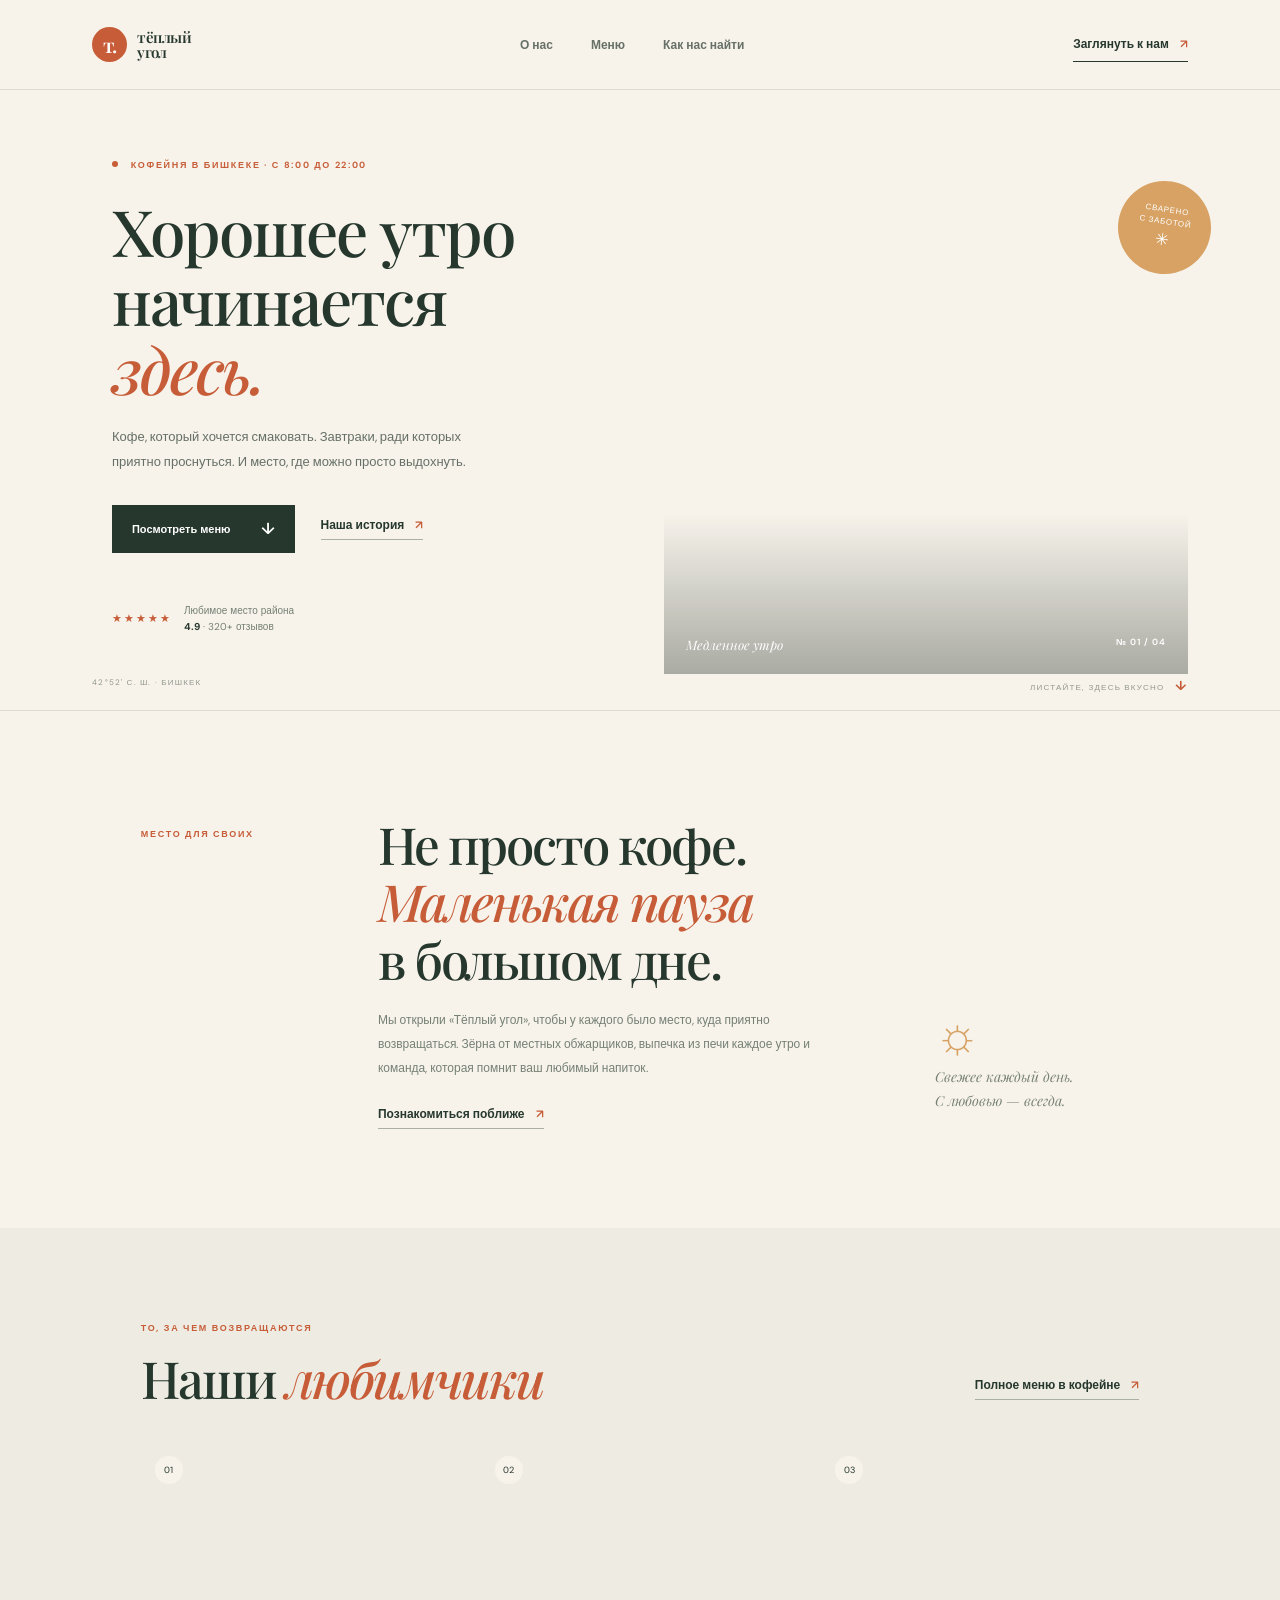
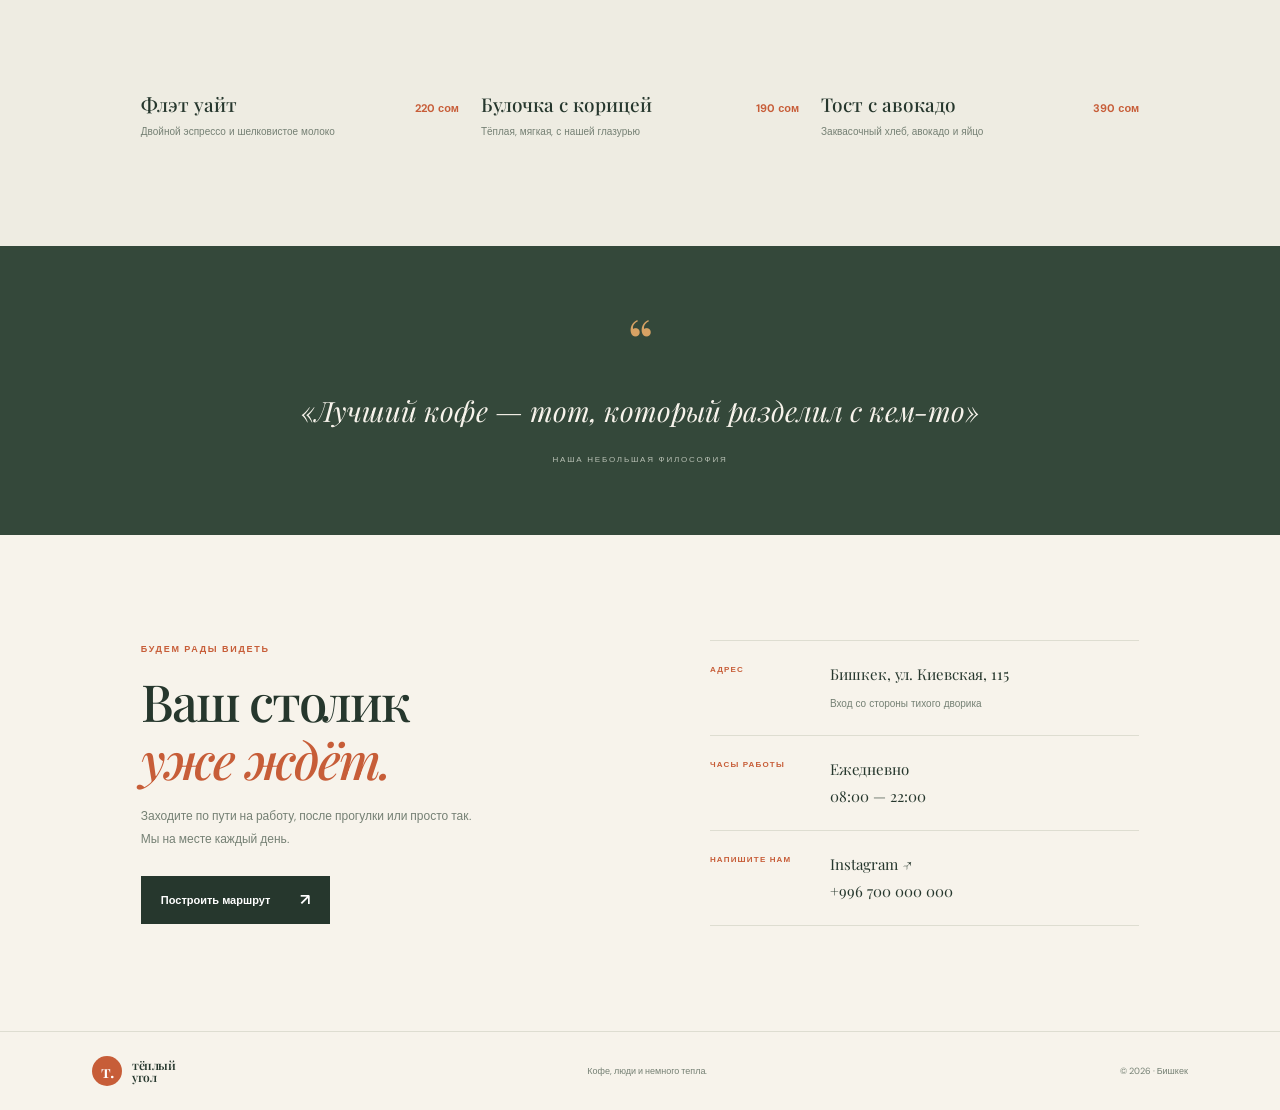
<file: index.html>
<!doctype html>
<html lang="ru">
<head>
  <meta charset="utf-8">
  <meta name="viewport" content="width=device-width, initial-scale=1">
  <meta name="theme-color" content="#f7f3eb">
  <meta name="description" content="Кофейня Тёплый угол — свежая выпечка, specialty кофе и уютные завтраки в Бишкеке.">
  <title>Тёплый угол — кофе и завтраки в Бишкеке</title>
  <link rel="preconnect" href="https://fonts.googleapis.com">
  <link rel="preconnect" href="https://fonts.gstatic.com" crossorigin>
  <link href="https://fonts.googleapis.com/css2?family=DM+Sans:wght@400;500;600;700&family=Playfair+Display:wght@500;600;700&display=swap" rel="stylesheet">
  <link rel="stylesheet" href="style.css">
</head>
<body>
  <header class="topbar">
    <a class="brand" href="#home" aria-label="Тёплый угол — на главную"><span class="brand-mark">т.</span><span>тёплый<br>угол</span></a>
    <nav aria-label="Основная навигация">
      <a href="#about">О нас</a><a href="#menu">Меню</a><a href="#visit">Как нас найти</a>
    </nav>
    <a class="top-cta" href="#visit">Заглянуть к нам <span>↗</span></a>
  </header>

  <main>
    <section class="hero" id="home">
      <div class="hero-copy">
        <p class="eyebrow"><span class="dot"></span> Кофейня в Бишкеке · с 8:00 до 22:00</p>
        <h1>Хорошее утро<br>начинается <em>здесь.</em></h1>
        <p class="hero-lead">Кофе, который хочется смаковать. Завтраки, ради которых приятно проснуться. И место, где можно просто выдохнуть.</p>
        <div class="hero-actions"><a class="button button-dark" href="#menu">Посмотреть меню <span>↓</span></a><a class="text-link" href="#about">Наша история <span>↗</span></a></div>
        <div class="hero-note"><span class="note-stars">★★★★★</span><span>Любимое место района<br><b>4.9</b> · 320+ отзывов</span></div>
      </div>
      <div class="hero-image" role="img" aria-label="Кофе и свежая выпечка на столе">
        <div class="image-label"><span>Медленное утро</span><b>№ 01 / 04</b></div>
        <div class="round-stamp"><span>сварено<br>с заботой</span><b>✳</b></div>
      </div>
      <div class="hero-bottom"><span>42°52' с. ш. · Бишкек</span><span>Листайте, здесь вкусно <b>↓</b></span></div>
    </section>

    <section class="intro section" id="about">
      <p class="eyebrow">Место для своих</p>
      <div><h2>Не просто кофе.<br><em>Маленькая пауза</em><br>в большом дне.</h2><p class="intro-text">Мы открыли «Тёплый угол», чтобы у каждого было место, куда приятно возвращаться. Зёрна от местных обжарщиков, выпечка из печи каждое утро и команда, которая помнит ваш любимый напиток.</p><a href="#visit" class="text-link">Познакомиться поближе <span>↗</span></a></div>
      <div class="intro-aside"><span class="scribble">☼</span><p>Свежее каждый день.<br>С любовью — всегда.</p></div>
    </section>

    <section class="menu-section section" id="menu">
      <div class="section-heading"><div><p class="eyebrow">То, за чем возвращаются</p><h2>Наши <em>любимчики</em></h2></div><a class="text-link" href="#visit">Полное меню в кофейне <span>↗</span></a></div>
      <div class="menu-grid">
        <article class="menu-card"><div class="menu-photo photo-latte"><span>01</span></div><div class="menu-meta"><h3>Флэт уайт</h3><span>220 сом</span></div><p>Двойной эспрессо и шелковистое молоко</p></article>
        <article class="menu-card"><div class="menu-photo photo-bun"><span>02</span></div><div class="menu-meta"><h3>Булочка с корицей</h3><span>190 сом</span></div><p>Тёплая, мягкая, с нашей глазурью</p></article>
        <article class="menu-card"><div class="menu-photo photo-toast"><span>03</span></div><div class="menu-meta"><h3>Тост с авокадо</h3><span>390 сом</span></div><p>Заквасочный хлеб, авокадо и яйцо</p></article>
      </div>
    </section>

    <section class="quote-band"><span class="quote-mark">“</span><blockquote>«Лучший кофе — тот, который разделил с кем-то»</blockquote><span class="quote-credit">НАША НЕБОЛЬШАЯ ФИЛОСОФИЯ</span></section>

    <section class="visit section" id="visit">
      <div class="visit-copy"><p class="eyebrow">Будем рады видеть</p><h2>Ваш столик<br><em>уже ждёт.</em></h2><p class="visit-lead">Заходите по пути на работу, после прогулки или просто так. Мы на месте каждый день.</p><a class="button button-dark" href="https://2gis.kg/bishkek" target="_blank" rel="noreferrer">Построить маршрут <span>↗</span></a></div>
      <div class="visit-details"><div><span>АДРЕС</span><p>Бишкек, ул. Киевская, 115<br><small>Вход со стороны тихого дворика</small></p></div><div><span>ЧАСЫ РАБОТЫ</span><p>Ежедневно<br>08:00 — 22:00</p></div><div><span>НАПИШИТЕ НАМ</span><p><a href="https://instagram.com/" target="_blank" rel="noreferrer">Instagram ↗</a><br><a href="tel:+996700000000">+996 700 000 000</a></p></div></div>
    </section>
  </main>
  <footer><a class="brand" href="#home"><span class="brand-mark">т.</span><span>тёплый<br>угол</span></a><span>Кофе, люди и немного тепла.</span><span>© 2026 · Бишкек</span></footer>
</body>
</html>
</file>
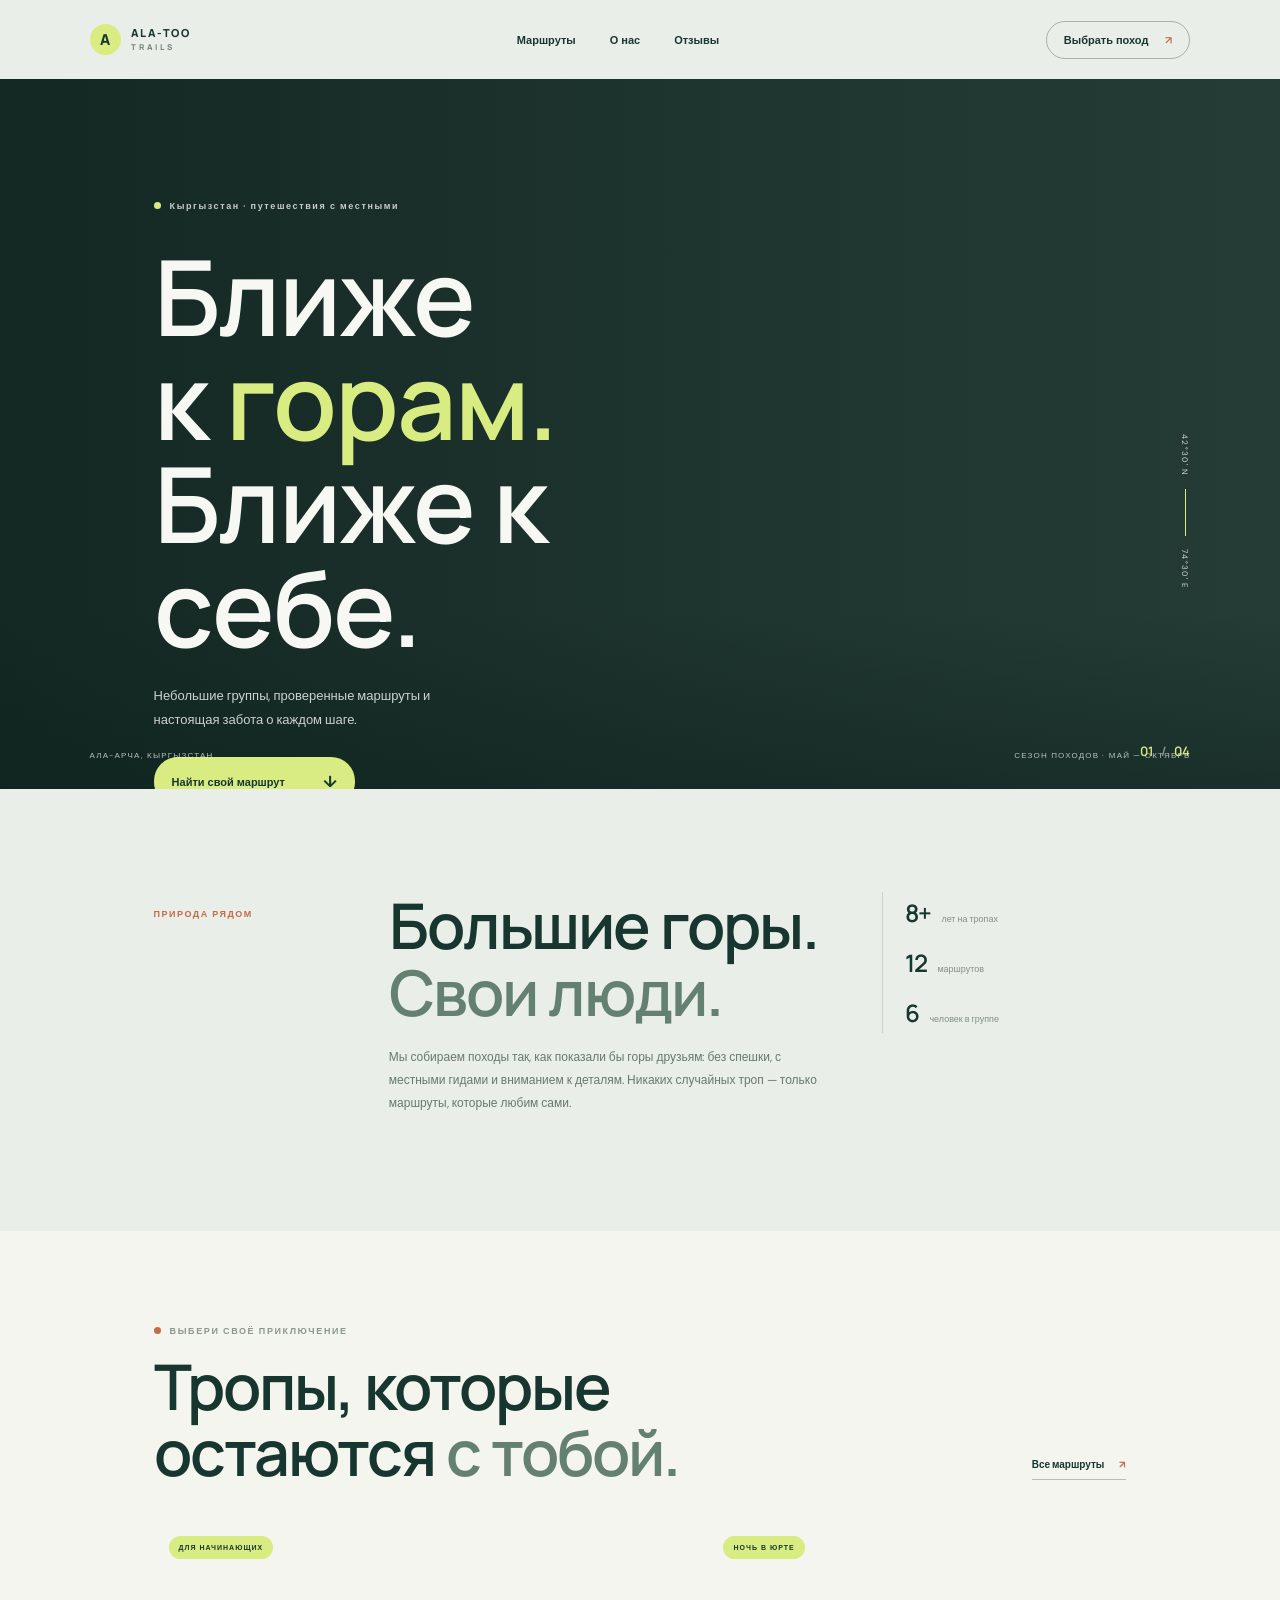
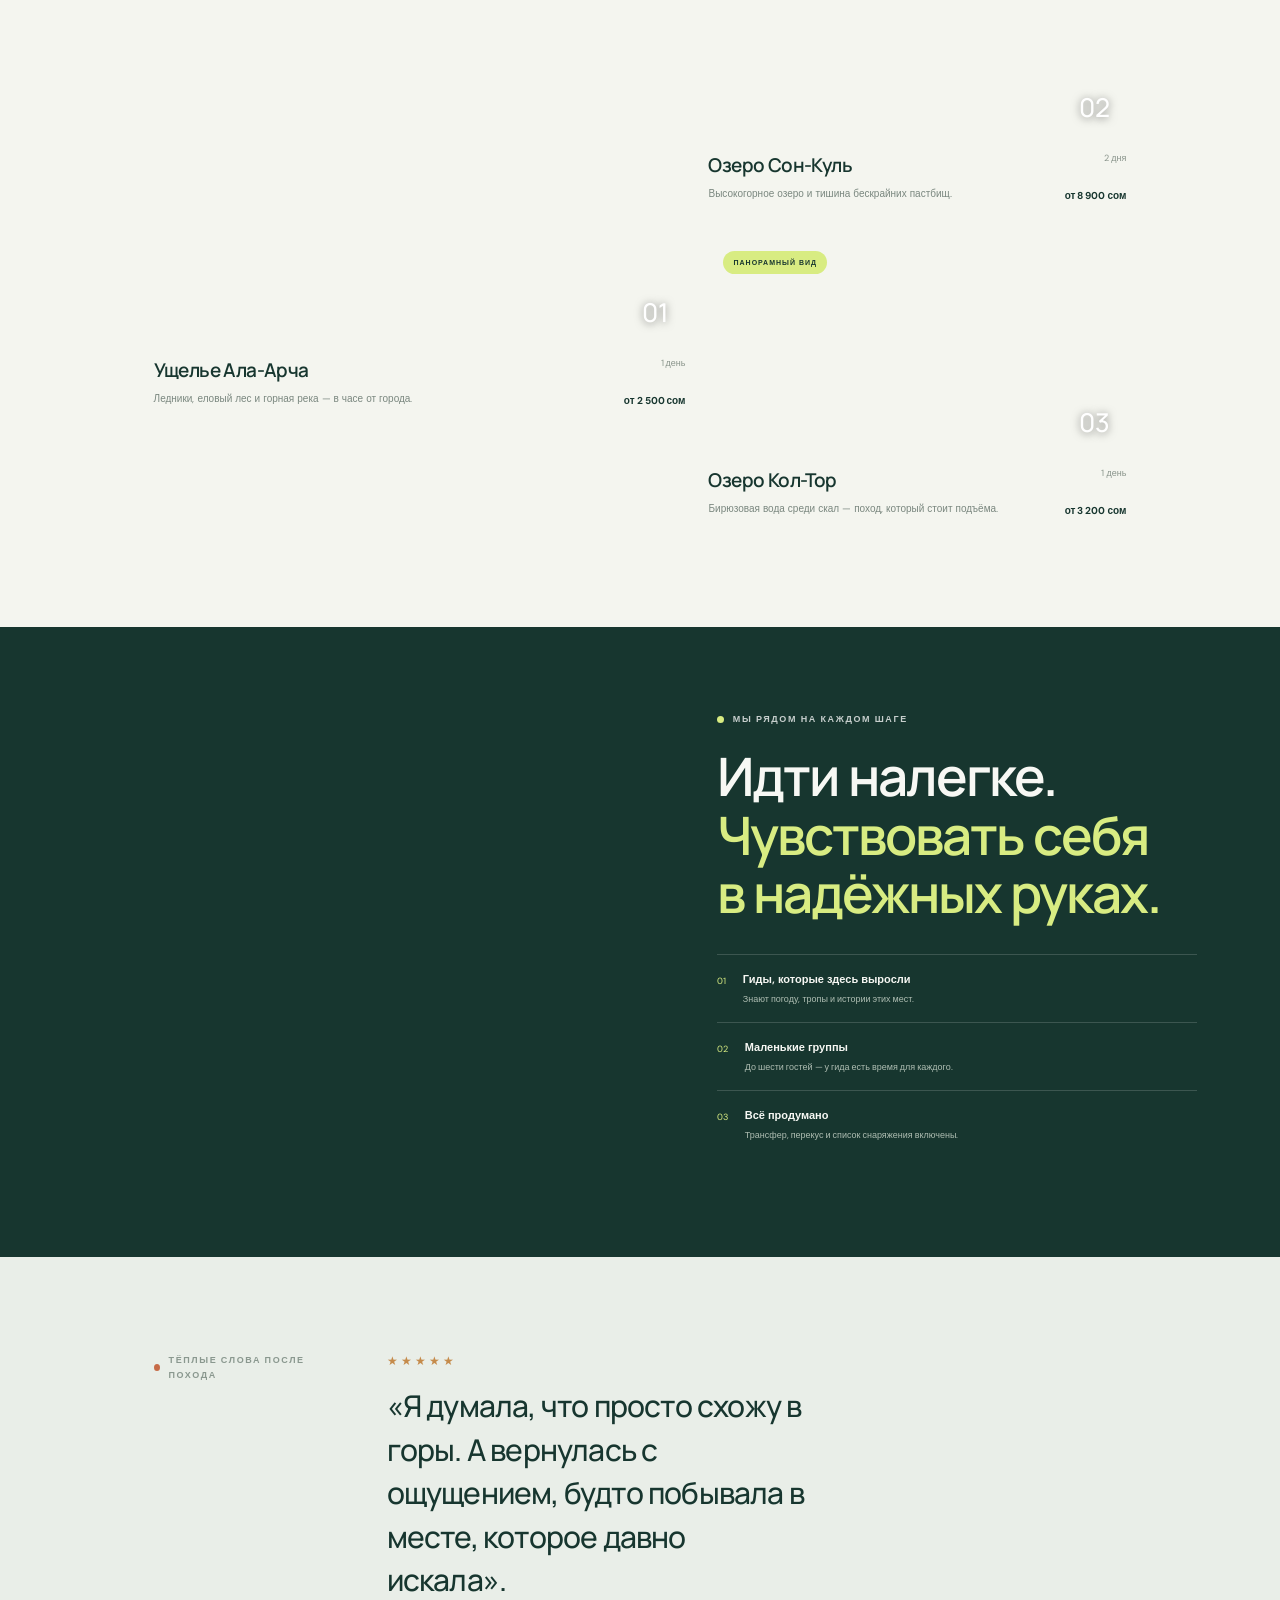
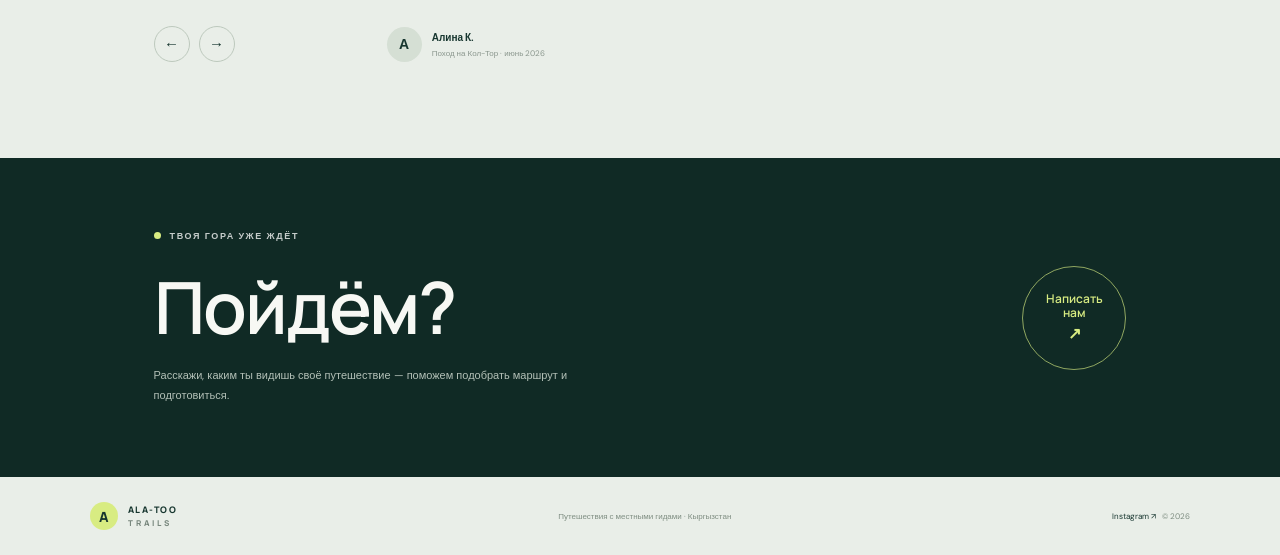
<file: ala-too/index.html>
<!doctype html>
<html lang="ru">
<head>
  <meta charset="utf-8">
  <meta name="viewport" content="width=device-width, initial-scale=1">
  <meta name="theme-color" content="#e9eee8">
  <meta name="description" content="Ala-Too Trails — прогулки и походы по горам Кыргызстана с местными гидами.">
  <title>Ala-Too Trails — ближе к горам Кыргызстана</title>
  <link rel="preconnect" href="https://fonts.googleapis.com">
  <link rel="preconnect" href="https://fonts.gstatic.com" crossorigin>
  <link href="https://fonts.googleapis.com/css2?family=DM+Sans:wght@400;500;600;700&family=Manrope:wght@400;500;600;700;800&display=swap" rel="stylesheet">
  <link rel="stylesheet" href="style.css">
</head>
<body>
  <header class="header"><a class="logo" href="#top"><span class="logo-mark">A</span><span>ALA-TOO <small>TRAILS</small></span></a><nav><a href="#routes">Маршруты</a><a href="#about">О нас</a><a href="#reviews">Отзывы</a></nav><a class="header-cta" href="#booking">Выбрать поход <span>↗</span></a></header>
  <main id="top">
    <section class="hero"><div class="hero-photo" aria-label="Горный пейзаж Кыргызстана"></div><div class="hero-shade"></div><div class="hero-content"><div class="eyebrow light"><span></span> Кыргызстан · путешествия с местными</div><h1>Ближе<br>к <em>горам.</em><br>Ближе к себе.</h1><p>Небольшие группы, проверенные маршруты и настоящая забота о каждом шаге.</p><a class="pill-button" href="#routes">Найти свой маршрут <b>↓</b></a></div><div class="hero-side"><span>42°30' N</span><i></i><span>74°30' E</span></div><div class="hero-caption"><span>Ала-Арча, Кыргызстан</span><span>Сезон походов · май — октябрь</span></div><div class="hero-index">01 <span>/</span> 04</div></section>
    <section class="intro section" id="about"><div class="intro-kicker">ПРИРОДА РЯДОМ</div><div class="intro-main"><h2>Большие горы.<br><em>Свои люди.</em></h2><p>Мы собираем походы так, как показали бы горы друзьям: без спешки, с местными гидами и вниманием к деталям. Никаких случайных троп — только маршруты, которые любим сами.</p></div><div class="intro-facts"><div><strong>8+</strong><span>лет на тропах</span></div><div><strong>12</strong><span>маршрутов</span></div><div><strong>6</strong><span>человек в группе</span></div></div></section>
    <section class="routes section" id="routes"><div class="section-top"><div><div class="eyebrow"><span></span> ВЫБЕРИ СВОЁ ПРИКЛЮЧЕНИЕ</div><h2>Тропы, которые<br>остаются <em>с тобой.</em></h2></div><a class="all-routes" href="#booking">Все маршруты <span>↗</span></a></div><div class="route-grid"><article class="route-card route-large"><div class="route-image img-archa"><span class="tag">ДЛЯ НАЧИНАЮЩИХ</span><span class="route-number">01</span></div><div class="route-info"><div><h3>Ущелье Ала-Арча</h3><p>Ледники, еловый лес и горная река — в часе от города.</p></div><div class="route-meta"><span>1 день</span><b>от 2 500 сом</b></div></div></article><article class="route-card"><div class="route-image img-kol"><span class="tag">НОЧЬ В ЮРТЕ</span><span class="route-number">02</span></div><div class="route-info"><div><h3>Озеро Сон-Куль</h3><p>Высокогорное озеро и тишина бескрайних пастбищ.</p></div><div class="route-meta"><span>2 дня</span><b>от 8 900 сом</b></div></div></article><article class="route-card"><div class="route-image img-koltor"><span class="tag">ПАНОРАМНЫЙ ВИД</span><span class="route-number">03</span></div><div class="route-info"><div><h3>Озеро Кол-Тор</h3><p>Бирюзовая вода среди скал — поход, который стоит подъёма.</p></div><div class="route-meta"><span>1 день</span><b>от 3 200 сом</b></div></div></article></div></section>
    <section class="promise"><div class="promise-image"></div><div class="promise-copy"><div class="eyebrow light"><span></span> МЫ РЯДОМ НА КАЖДОМ ШАГЕ</div><h2>Идти налегке.<br><em>Чувствовать себя<br>в надёжных руках.</em></h2><ul><li><span>01</span><div><b>Гиды, которые здесь выросли</b><small>Знают погоду, тропы и истории этих мест.</small></div></li><li><span>02</span><div><b>Маленькие группы</b><small>До шести гостей — у гида есть время для каждого.</small></div></li><li><span>03</span><div><b>Всё продумано</b><small>Трансфер, перекус и список снаряжения включены.</small></div></li></ul></div></section>
    <section class="review section" id="reviews"><div class="review-label"><div class="eyebrow"><span></span> ТЁПЛЫЕ СЛОВА ПОСЛЕ ПОХОДА</div><div class="review-arrows"><button aria-label="Предыдущий отзыв">←</button><button aria-label="Следующий отзыв">→</button></div></div><div class="review-body"><div class="stars">★★★★★</div><blockquote>«Я думала, что просто схожу в горы. А вернулась с ощущением, будто побывала в месте, которое давно искала».</blockquote><div class="review-author"><span class="avatar">А</span><span><b>Алина К.</b><small>Поход на Кол-Тор · июнь 2026</small></span></div></div><div class="review-photo"></div></section>
    <section class="booking" id="booking"><div class="booking-text"><div class="eyebrow light"><span></span> ТВОЯ ГОРА УЖЕ ЖДЁТ</div><h2>Пойдём?</h2><p>Расскажи, каким ты видишь своё путешествие — поможем подобрать маршрут и подготовиться.</p></div><a class="round-link" href="https://wa.me/996700000000" target="_blank" rel="noreferrer">Написать<br>нам <b>↗</b></a></section>
  </main>
  <footer><a class="logo footer-logo" href="#top"><span class="logo-mark">A</span><span>ALA-TOO <small>TRAILS</small></span></a><span>Путешествия с местными гидами · Кыргызстан</span><span><a href="https://instagram.com/" target="_blank" rel="noreferrer">Instagram ↗</a> &nbsp; © 2026</span></footer>
</body>
</html>
</file>
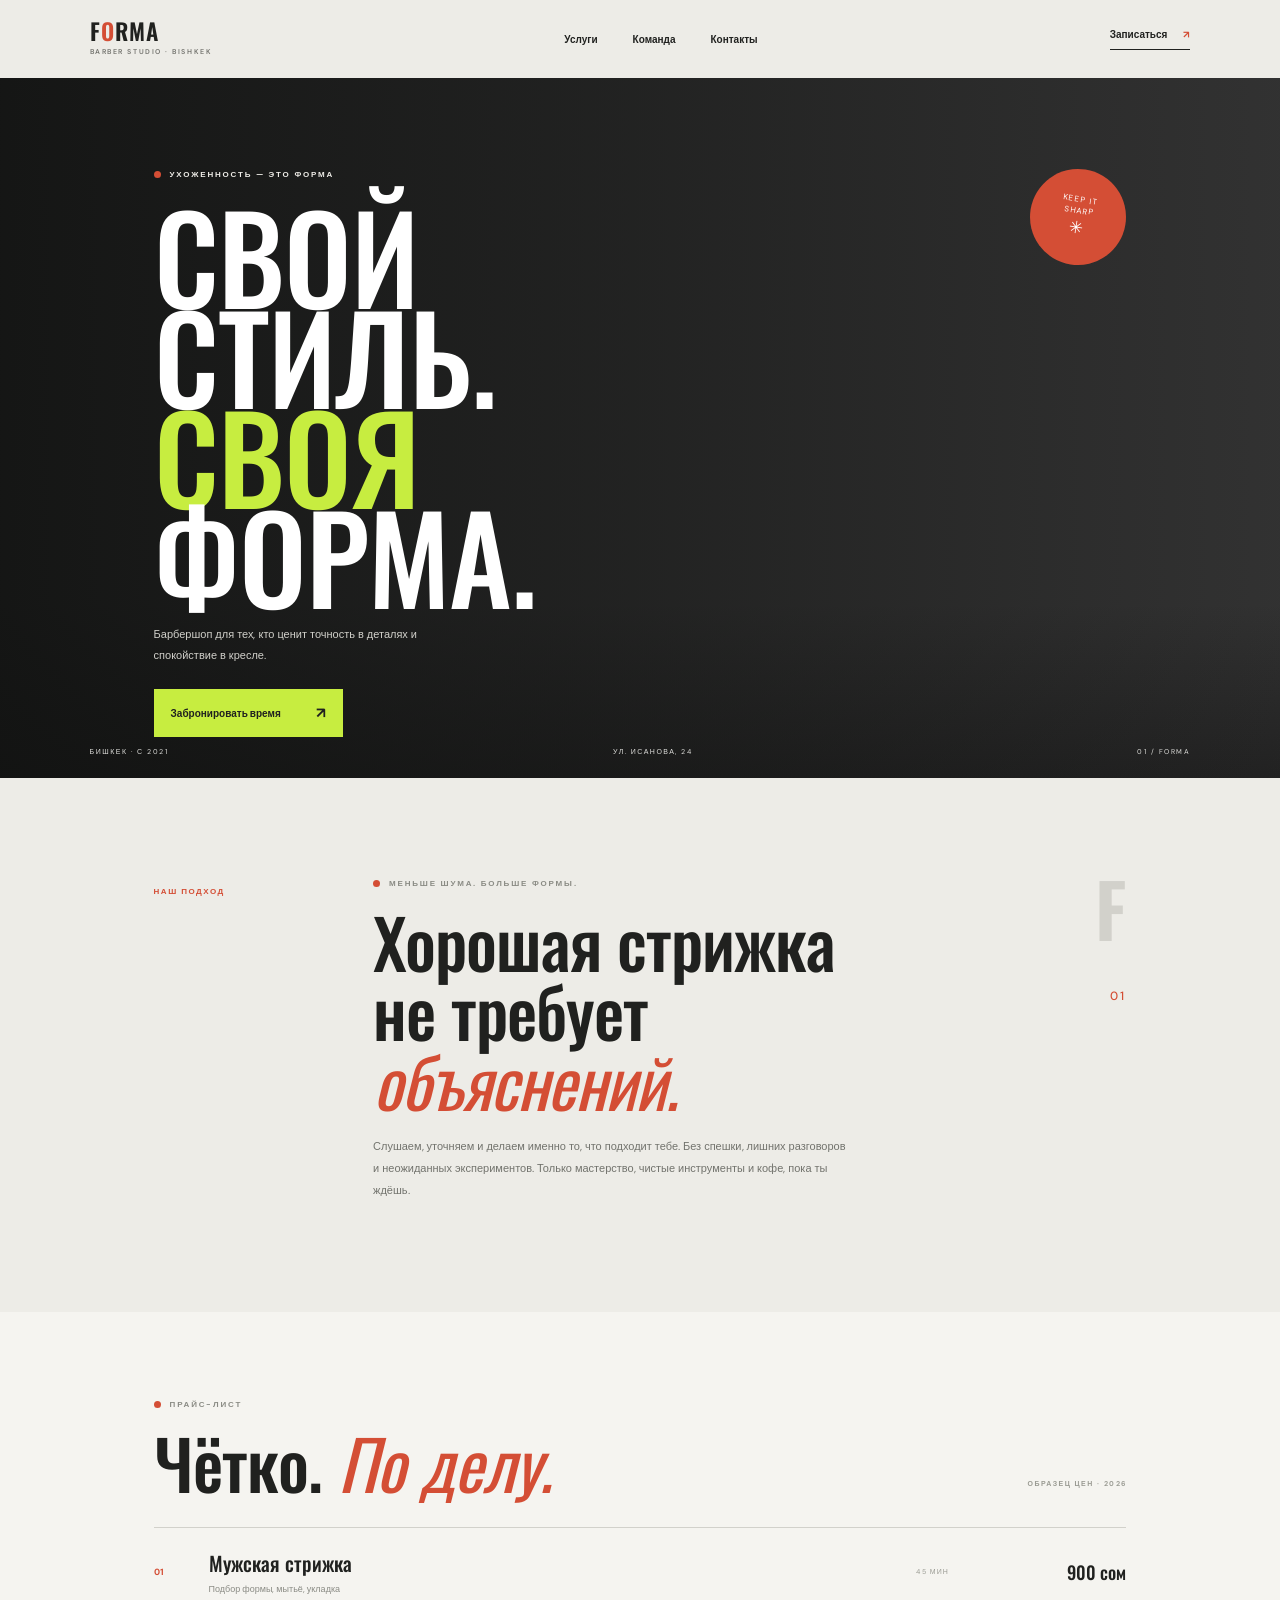
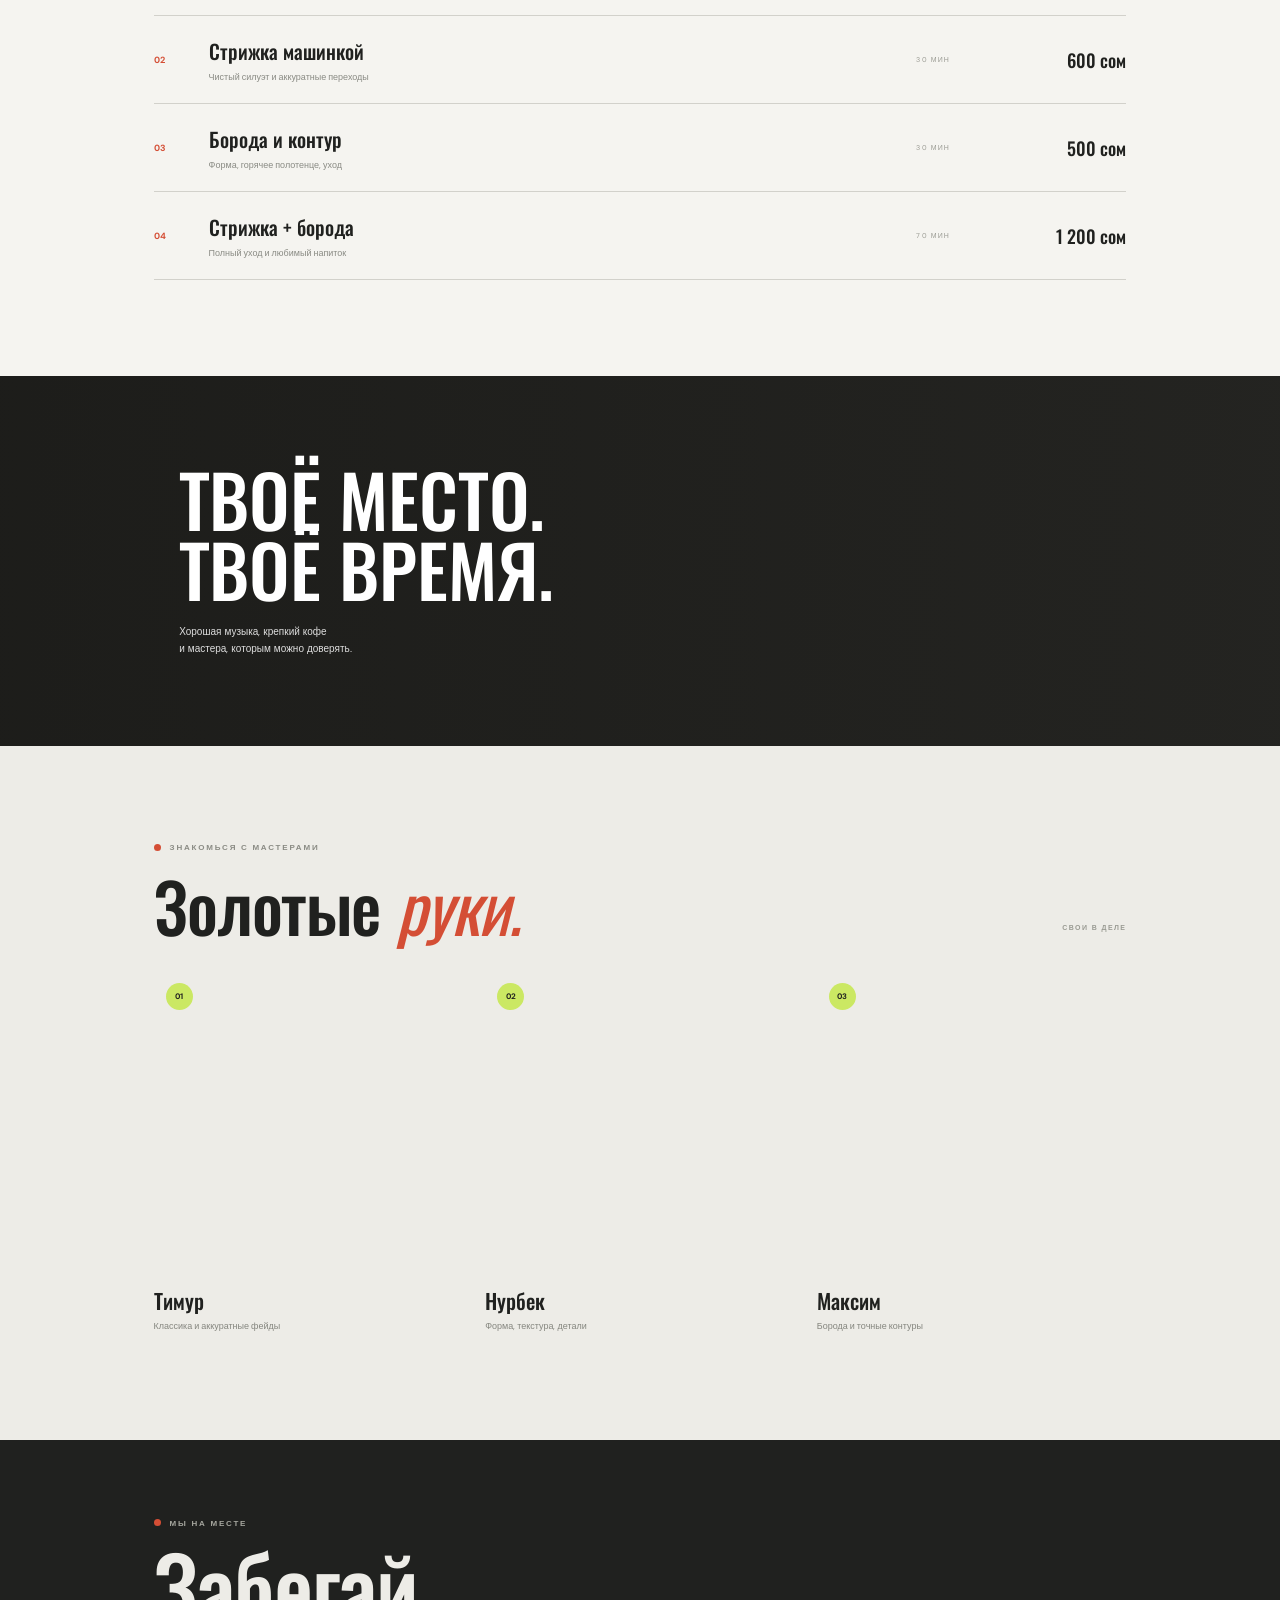
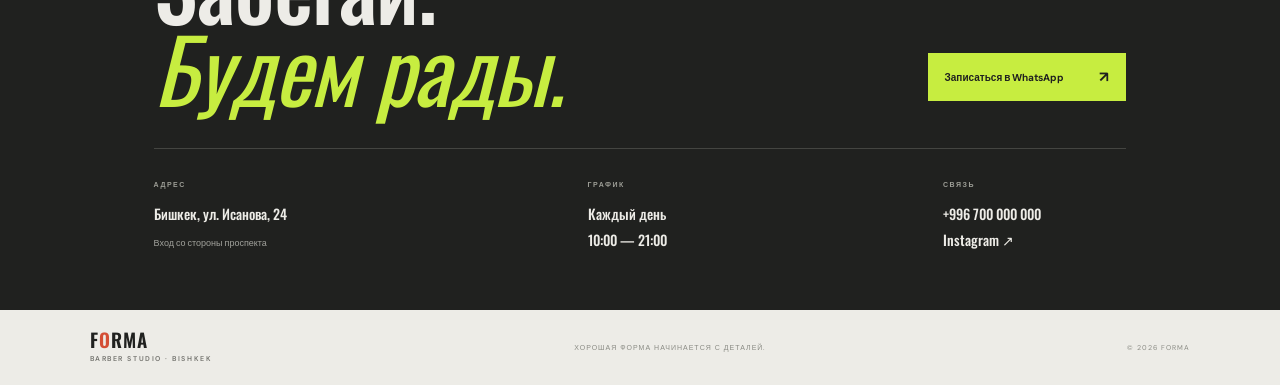
<file: forma/index.html>
<!doctype html>
<html lang="ru">
<head>
  <meta charset="utf-8"><meta name="viewport" content="width=device-width, initial-scale=1"><meta name="theme-color" content="#edece7">
  <meta name="description" content="FORMA — барбершоп в Бишкеке. Точный срез, честный сервис и хорошая музыка.">
  <title>FORMA — барбершоп в Бишкеке</title>
  <link rel="preconnect" href="https://fonts.googleapis.com"><link rel="preconnect" href="https://fonts.gstatic.com" crossorigin>
  <link href="https://fonts.googleapis.com/css2?family=DM+Sans:wght@400;500;600;700&family=Oswald:wght@400;500;600;700&display=swap" rel="stylesheet"><link rel="stylesheet" href="style.css">
</head>
<body>
<header class="header"><a class="wordmark" href="#top">F<span>O</span>RMA<small>BARBER STUDIO · BISHKEK</small></a><nav><a href="#services">Услуги</a><a href="#team">Команда</a><a href="#contacts">Контакты</a></nav><a class="book-link" href="#contacts">Записаться <b>↗</b></a></header>
<main id="top">
<section class="hero"><div class="hero-picture"></div><div class="hero-overlay"></div><div class="hero-copy"><div class="eyebrow"><i></i> УХОЖЕННОСТЬ — ЭТО ФОРМА</div><h1>СВОЙ<br>СТИЛЬ.<br><span>СВОЯ</span><br>ФОРМА.</h1><p>Барбершоп для тех, кто ценит точность в деталях и спокойствие в кресле.</p><a class="hero-button" href="#contacts">Забронировать время <span>↗</span></a></div><div class="hero-stamp"><span>KEEP IT<br>SHARP</span><b>✳</b></div><div class="hero-foot"><span>БИШКЕК · С 2021</span><span>УЛ. ИСАНОВА, 24</span><span>01 / FORMA</span></div></section>
<section class="manifesto section"><div class="side-label">НАШ ПОДХОД</div><div><p class="eyebrow dark"><i></i> МЕНЬШЕ ШУМА. БОЛЬШЕ ФОРМЫ.</p><h2>Хорошая стрижка<br>не требует <em>объяснений.</em></h2><p class="manifesto-text">Слушаем, уточняем и делаем именно то, что подходит тебе. Без спешки, лишних разговоров и неожиданных экспериментов. Только мастерство, чистые инструменты и кофе, пока ты ждёшь.</p></div><div class="manifesto-number">F<br><span>01</span></div></section>
<section class="services section" id="services"><div class="section-head"><div><p class="eyebrow dark"><i></i> ПРАЙС-ЛИСТ</p><h2>Чётко. <em>По делу.</em></h2></div><span class="updated">ОБРАЗЕЦ ЦЕН · 2026</span></div><div class="service-list"><div class="service-row"><span class="service-no">01</span><div><h3>Мужская стрижка</h3><p>Подбор формы, мытьё, укладка</p></div><span class="duration">45 МИН</span><b>900 сом</b></div><div class="service-row"><span class="service-no">02</span><div><h3>Стрижка машинкой</h3><p>Чистый силуэт и аккуратные переходы</p></div><span class="duration">30 МИН</span><b>600 сом</b></div><div class="service-row"><span class="service-no">03</span><div><h3>Борода и контур</h3><p>Форма, горячее полотенце, уход</p></div><span class="duration">30 МИН</span><b>500 сом</b></div><div class="service-row"><span class="service-no">04</span><div><h3>Стрижка + борода</h3><p>Полный уход и любимый напиток</p></div><span class="duration">70 МИН</span><b>1 200 сом</b></div></div></section>
<section class="photo-band"><div class="photo-band-image"></div><div class="photo-band-copy"><span>ТВОЁ МЕСТО.<br>ТВОЁ ВРЕМЯ.</span><p>Хорошая музыка, крепкий кофе<br>и мастера, которым можно доверять.</p></div></section>
<section class="team section" id="team"><div class="section-head"><div><p class="eyebrow dark"><i></i> ЗНАКОМЬСЯ С МАСТЕРАМИ</p><h2>Золотые <em>руки.</em></h2></div><span class="updated">СВОИ В ДЕЛЕ</span></div><div class="team-grid"><article><div class="portrait portrait-1"><span>01</span></div><h3>Тимур</h3><p>Классика и аккуратные фейды</p></article><article><div class="portrait portrait-2"><span>02</span></div><h3>Нурбек</h3><p>Форма, текстура, детали</p></article><article><div class="portrait portrait-3"><span>03</span></div><h3>Максим</h3><p>Борода и точные контуры</p></article></div></section>
<section class="contact" id="contacts"><div class="contact-top"><div><p class="eyebrow"><i></i> МЫ НА МЕСТЕ</p><h2>Забегай.<br><em>Будем рады.</em></h2></div><a class="contact-button" href="https://wa.me/996700000000" target="_blank" rel="noreferrer">Записаться в WhatsApp <b>↗</b></a></div><div class="contact-details"><div><span>АДРЕС</span><p>Бишкек, ул. Исанова, 24<br><small>Вход со стороны проспекта</small></p></div><div><span>ГРАФИК</span><p>Каждый день<br>10:00 — 21:00</p></div><div><span>СВЯЗЬ</span><p><a href="tel:+996700000000">+996 700 000 000</a><br><a href="https://instagram.com/" target="_blank" rel="noreferrer">Instagram ↗</a></p></div></div></section>
</main><footer><a class="wordmark" href="#top">F<span>O</span>RMA<small>BARBER STUDIO · BISHKEK</small></a><span>ХОРОШАЯ ФОРМА НАЧИНАЕТСЯ С ДЕТАЛЕЙ.</span><span>© 2026 FORMA</span></footer>
</body></html>
</file>
<file: style.css>
:root{--paper:#f7f3eb;--ink:#26372d;--muted:#758074;--orange:#c75d38;--line:#deddd1;--serif:'Playfair Display',Georgia,serif;--sans:'DM Sans',Arial,sans-serif}*{box-sizing:border-box}html{scroll-behavior:smooth}body{margin:0;background:var(--paper);color:var(--ink);font-family:var(--sans);font-size:15px}.topbar{height:90px;padding:0 7.2%;display:flex;align-items:center;justify-content:space-between;border-bottom:1px solid var(--line)}.brand{display:flex;align-items:center;gap:10px;text-decoration:none;color:var(--ink);font:600 15px/1 var(--serif);letter-spacing:-.5px}.brand-mark{width:35px;height:35px;border-radius:50%;background:var(--orange);display:grid;place-items:center;color:#fff;font:600 20px var(--serif)}nav{display:flex;gap:38px}nav a,.top-cta,.text-link{color:var(--ink);text-decoration:none;font-size:12px;font-weight:600}nav a{color:#667067}nav a:hover,.text-link:hover{color:var(--orange)}.top-cta{border-bottom:1px solid var(--ink);padding:9px 0}.top-cta span,.text-link span{color:var(--orange);margin-left:8px}.hero{min-height:620px;padding:66px 7.2% 36px;display:grid;grid-template-columns:1fr 1.06fr;column-gap:7%;position:relative}.hero-copy{align-self:center;padding:0 0 36px 4%}.eyebrow{margin:0 0 25px;color:var(--orange);text-transform:uppercase;letter-spacing:1.7px;font-size:9px;font-weight:700}.dot{display:inline-block;width:6px;height:6px;background:var(--orange);border-radius:50%;margin:0 9px 1px 0}h1,h2,h3,p{margin-top:0}h1,h2{font-family:var(--serif);font-weight:500;letter-spacing:-2px}h1{font-size:clamp(48px,5vw,72px);line-height:1.08;margin-bottom:22px}h1 em,h2 em{font-weight:500;color:var(--orange)}.hero-lead{max-width:390px;color:#667067;font-size:13px;line-height:1.9;margin-bottom:30px}.hero-actions{display:flex;align-items:center;gap:26px}.button{min-height:48px;padding:0 20px;display:inline-flex;align-items:center;gap:30px;text-decoration:none;font-size:11px;font-weight:600}.button-dark{background:var(--ink);color:white}.button-dark:hover{background:var(--orange)}.button span{font-size:16px}.text-link{border-bottom:1px solid #aab0a5;padding-bottom:6px}.hero-note{display:flex;align-items:center;gap:12px;margin-top:50px;font-size:10px;color:var(--muted);line-height:1.6}.hero-note b{color:var(--ink)}.note-stars{color:var(--orange);letter-spacing:2px;font-size:11px}.hero-image{min-height:465px;position:relative;background:linear-gradient(0deg,rgba(20,32,24,.34),transparent 31%),url('https://images.unsplash.com/photo-1445116572660-236099ec97a0?auto=format&fit=crop&w=1300&q=85') center 52%/cover no-repeat}.image-label{position:absolute;left:22px;right:22px;bottom:21px;display:flex;justify-content:space-between;color:#fff;font:italic 13px var(--serif)}.image-label b{font:600 9px var(--sans);letter-spacing:1px}.round-stamp{position:absolute;top:25px;right:-23px;width:93px;height:93px;border-radius:50%;background:#d7a264;color:#fff;display:flex;flex-direction:column;align-items:center;justify-content:center;text-align:center;text-transform:uppercase;font-size:8px;line-height:1.5;letter-spacing:.7px;transform:rotate(9deg)}.round-stamp b{font-size:17px;font-weight:400}.hero-bottom{position:absolute;bottom:16px;left:7.2%;right:7.2%;display:flex;justify-content:space-between;color:#92988e;text-transform:uppercase;font-size:8px;letter-spacing:1.2px}.hero-bottom b{color:var(--orange);font-size:13px;margin-left:7px}.section{padding:105px 11%}.intro{display:grid;grid-template-columns:.5fr 1.3fr .6fr;gap:5%;border-top:1px solid var(--line);align-items:start}.intro .eyebrow{margin-top:12px}h2{font-size:clamp(36px,4vw,53px);line-height:1.12;margin-bottom:20px}.intro-text{max-width:450px;color:var(--muted);font-size:12px;line-height:2;margin:0 0 23px}.intro-aside{align-self:end;padding:0 0 10px 20px}.scribble{font:50px var(--serif);color:#d7a264}.intro-aside p{font:italic 14px/1.7 var(--serif);color:#778174;margin:0}.menu-section{background:#eeece2;padding-top:94px;padding-bottom:108px}.section-heading{display:flex;align-items:end;justify-content:space-between;margin-bottom:35px}.section-heading .eyebrow{margin-bottom:16px}.section-heading h2{margin:0}.section-heading>.text-link{margin-bottom:7px}.menu-grid{display:grid;grid-template-columns:repeat(3,1fr);gap:22px}.menu-photo{height:230px;position:relative;background-position:center;background-size:cover}.menu-photo>span{position:absolute;top:14px;left:14px;width:28px;height:28px;display:grid;place-items:center;background:var(--paper);border-radius:50%;font-size:9px}.photo-latte{background-image:url('https://images.unsplash.com/photo-1461023058943-07fcbe16d735?auto=format&fit=crop&w=800&q=80')}.photo-bun{background-image:url('https://images.unsplash.com/photo-1509365465985-25d11c17e812?auto=format&fit=crop&w=800&q=80')}.photo-toast{background-image:url('https://images.unsplash.com/photo-1525351484163-7529414344d8?auto=format&fit=crop&w=800&q=80')}.menu-meta{display:flex;justify-content:space-between;align-items:baseline;margin:19px 0 8px}.menu-meta h3{font:500 19px var(--serif);margin:0}.menu-meta span{font-size:11px;color:var(--orange);font-weight:700}.menu-card>p{font-size:10px;color:var(--muted);margin:0}.quote-band{background:#34483a;color:#f7f3eb;text-align:center;padding:72px 20px 68px}.quote-mark{font:65px/.7 var(--serif);color:#d7a264}.quote-band blockquote{font:italic 28px var(--serif);margin:20px 0 18px}.quote-credit{font-size:8px;letter-spacing:1.8px;color:#b8c0b4}.visit{display:grid;grid-template-columns:1fr 1fr;gap:14%;align-items:center}.visit-copy .eyebrow{margin-bottom:18px}.visit-copy h2{margin-bottom:17px}.visit-lead{color:var(--muted);font-size:12px;line-height:1.9;max-width:330px;margin-bottom:25px}.visit-details{border-top:1px solid var(--line)}.visit-details>div{display:grid;grid-template-columns:120px 1fr;padding:20px 0;border-bottom:1px solid var(--line)}.visit-details>div>span{font-size:8px;color:var(--orange);font-weight:700;letter-spacing:1.2px;padding-top:3px}.visit-details p{font:15px/1.8 var(--serif);margin:0}.visit-details small{font:10px var(--sans);color:var(--muted)}.visit-details a{color:var(--ink);text-decoration:none}.visit-details a:hover{color:var(--orange)}footer{padding:24px 7.2%;border-top:1px solid var(--line);display:flex;align-items:center;justify-content:space-between;color:var(--muted);font-size:9px}footer .brand{color:var(--ink);font-size:12px}footer .brand-mark{width:30px;height:30px;font-size:17px}
@media(max-width:800px){.topbar{height:72px;padding:0 5%}nav{gap:17px}nav a{font-size:10px}.top-cta{font-size:10px}.hero{padding:45px 6% 50px;grid-template-columns:1fr 1fr;gap:5%;min-height:540px}.hero-copy{padding-left:0}.hero-image{min-height:400px}.hero-bottom{left:6%;right:6%}.section{padding:78px 7%}.intro{grid-template-columns:.45fr 1.5fr;gap:5%}.intro-aside{display:none}.menu-photo{height:175px}.menu-meta h3{font-size:16px}.visit{gap:7%}}
@media(max-width:560px){.topbar{padding:0 5%;height:68px}.brand{font-size:13px}.brand-mark{width:31px;height:31px}nav{gap:12px}nav a:first-child{display:none}.top-cta{font-size:0;border:0}.top-cta span{font-size:20px}.hero{display:flex;flex-direction:column;padding:46px 6% 50px;gap:32px}.hero-copy{padding:0}.hero h1{font-size:51px}.hero-lead{font-size:12px}.hero-note{margin-top:28px}.hero-image{min-height:330px;width:94%;align-self:flex-start}.round-stamp{right:-18px;width:78px;height:78px}.hero-bottom{bottom:14px}.hero-bottom span{font-size:7px}.section{padding:66px 7%}.intro{display:block}.intro .eyebrow{margin-bottom:22px}.intro h2,.visit h2{font-size:41px}.intro-text{font-size:12px}.menu-section{padding-top:65px;padding-bottom:70px}.section-heading{display:block}.section-heading>.text-link{display:inline-block;margin-top:18px}.menu-grid{grid-template-columns:1fr;gap:30px}.menu-photo{height:240px}.menu-meta h3{font-size:19px}.quote-band{padding:57px 7%}.quote-band blockquote{font-size:23px;line-height:1.4}.visit{grid-template-columns:1fr;gap:43px}.visit-details>div{grid-template-columns:105px 1fr}footer{padding:20px 6%;gap:12px;flex-wrap:wrap}footer>span:nth-child(2){display:none}}
</file>
<file: ala-too/style.css>
:root{--forest:#17362f;--deep:#102a25;--sage:#dfe8df;--sage2:#e9eee8;--lime:#d8ec82;--white:#f7f8f4;--muted:#708078;--orange:#c66b47;--sans:'DM Sans',Arial,sans-serif;--display:'Manrope','Arial',sans-serif}*{box-sizing:border-box}html{scroll-behavior:smooth}body{margin:0;color:var(--forest);background:var(--sage2);font-family:var(--sans);font-size:14px}.header{height:79px;padding:0 7%;display:flex;justify-content:space-between;align-items:center;background:var(--sage2)}.logo{display:flex;align-items:center;gap:10px;text-decoration:none;color:var(--forest);font:800 11px/.95 var(--display);letter-spacing:1.5px}.logo small{display:block;font-size:8px;letter-spacing:3px;margin-top:4px;color:#78877d}.logo-mark{width:31px;height:31px;display:grid;place-items:center;background:var(--lime);color:var(--forest);border-radius:50%;font:800 15px var(--display);letter-spacing:0}nav{display:flex;gap:34px}nav a,.header-cta{color:var(--forest);text-decoration:none;font-size:11px;font-weight:600}nav a:hover,.header-cta:hover{color:var(--orange)}.header-cta{border:1px solid #a6b2a8;border-radius:24px;padding:11px 17px}.header-cta span{margin-left:14px;color:var(--orange)}.hero{height:min(710px,calc(100vh - 79px));min-height:590px;position:relative;overflow:hidden;color:var(--white);background:#263d37}.hero-photo,.hero-shade{position:absolute;inset:0}.hero-photo{background:url('https://images.unsplash.com/photo-1464822759023-fed622ff2c3b?auto=format&fit=crop&w=2200&q=88') center 49%/cover no-repeat;transform:scale(1.02)}.hero-shade{background:linear-gradient(90deg,rgba(13,32,28,.73) 0%,rgba(15,35,30,.36) 53%,rgba(16,39,33,.05) 100%),linear-gradient(0deg,rgba(11,30,27,.43),transparent 25%)}.hero-content{position:absolute;top:17%;left:12%;max-width:520px}.eyebrow{display:flex;align-items:center;gap:9px;color:#8a988f;font-size:9px;font-weight:700;letter-spacing:1.6px}.eyebrow span{width:7px;height:7px;border-radius:50%;background:var(--orange)}.eyebrow.light{color:rgba(255,255,255,.76)}.eyebrow.light span{background:var(--lime)}h1,h2,h3,p{margin-top:0}h1,h2{font-family:var(--display);letter-spacing:-2px}h1{font-size:clamp(61px,8.2vw,112px);line-height:.99;font-weight:600;margin:32px 0 25px}h1 em,h2 em{font-style:normal;color:var(--lime)}.hero-content>p{max-width:330px;color:rgba(255,255,255,.79);line-height:1.8;font-size:13px;margin-bottom:26px}.pill-button{display:inline-flex;align-items:center;gap:38px;background:var(--lime);color:var(--forest);padding:14px 18px;border-radius:24px;text-decoration:none;font-size:11px;font-weight:700}.pill-button b{font-size:16px}.hero-side{position:absolute;right:7%;top:50%;writing-mode:vertical-rl;display:flex;align-items:center;gap:13px;font-size:8px;letter-spacing:1.3px;color:rgba(255,255,255,.8)}.hero-side i{height:47px;width:1px;background:var(--lime)}.hero-caption{position:absolute;bottom:29px;left:7%;right:7%;display:flex;justify-content:space-between;font-size:8px;letter-spacing:1.2px;text-transform:uppercase;color:rgba(255,255,255,.7)}.hero-index{position:absolute;right:7%;bottom:29px;font:600 13px var(--display);color:var(--lime)}.hero-index span{color:rgba(255,255,255,.5);margin:0 5px}.section{padding:103px 12%}.intro{display:grid;grid-template-columns:.65fr 1.55fr .85fr;gap:5%;align-items:start}.intro-kicker{font-size:9px;color:var(--orange);font-weight:700;letter-spacing:1.5px;padding-top:16px}.intro-main h2,.section-top h2{font-size:clamp(40px,5vw,63px);line-height:1.06;font-weight:600;margin-bottom:20px}.intro-main h2 em,.section-top h2 em{color:#638071}.intro-main>p{max-width:445px;color:#68796e;line-height:1.95;font-size:12px}.intro-facts{display:grid;gap:17px;border-left:1px solid #c8d4c8;padding:4px 0 4px 22px}.intro-facts div{display:flex;align-items:baseline;gap:10px}.intro-facts strong{font:600 24px var(--display);letter-spacing:-1px}.intro-facts span{color:#829087;font-size:9px}.routes{background:#f4f5ef;padding-top:94px;padding-bottom:110px}.section-top{display:flex;align-items:end;justify-content:space-between;margin-bottom:35px}.section-top .eyebrow{margin-bottom:16px}.section-top h2{margin:0}.all-routes{font-size:10px;text-decoration:none;color:var(--forest);border-bottom:1px solid #b6c0b6;padding:0 0 8px 0;margin-bottom:6px;font-weight:700}.all-routes span{color:var(--orange);margin-left:13px}.route-grid{display:grid;grid-template-columns:1.12fr .88fr;gap:34px 23px}.route-large{grid-row:span 2}.route-image{height:215px;background-size:cover;background-position:center;position:relative}.route-large .route-image{height:420px}.img-archa{background-image:url('https://images.unsplash.com/photo-1464822759023-fed622ff2c3b?auto=format&fit=crop&w=1200&q=85')}.img-kol{background-image:url('https://images.unsplash.com/photo-1470770841072-f978cf4d019e?auto=format&fit=crop&w=1000&q=85')}.img-koltor{background-image:url('https://images.unsplash.com/photo-1500530855697-b586d89ba3ee?auto=format&fit=crop&w=1000&q=85')}.tag{position:absolute;top:15px;left:15px;background:var(--lime);border-radius:12px;padding:7px 10px;font-size:7px;letter-spacing:1px;font-weight:700}.route-number{position:absolute;right:16px;bottom:11px;color:#fff;font:500 26px var(--display);text-shadow:0 1px 8px #0008}.route-info{display:flex;justify-content:space-between;gap:12px;padding:16px 0 0}.route-info h3{font:600 19px var(--display);letter-spacing:-.6px;margin:0 0 7px}.route-info p{max-width:290px;color:#7a877f;font-size:10px;line-height:1.7;margin:0}.route-meta{display:flex;flex-direction:column;align-items:end;justify-content:space-between;white-space:nowrap;font-size:9px;color:#89948b}.route-meta b{color:var(--forest);font-size:10px}.promise{display:grid;grid-template-columns:1fr 1fr;min-height:630px;background:var(--forest);color:var(--white)}.promise-image{background:url('https://images.unsplash.com/photo-1519681393784-d120267933ba?auto=format&fit=crop&w=1200&q=85') center/cover no-repeat;min-height:630px}.promise-copy{padding:86px 13% 80px 12%}.promise-copy h2{font-size:clamp(35px,4.4vw,53px);line-height:1.1;font-weight:600;margin:22px 0 32px}.promise-copy h2 em{color:var(--lime)}.promise-copy ul{list-style:none;padding:0;margin:0}.promise-copy li{display:flex;gap:17px;padding:17px 0;border-top:1px solid rgba(255,255,255,.16)}.promise-copy li>span{font-size:9px;color:var(--lime);padding-top:3px}.promise-copy li b,.promise-copy li small{display:block}.promise-copy li b{font-size:11px;margin-bottom:7px}.promise-copy li small{font-size:9px;color:#aebdb2}.review{display:grid;grid-template-columns:.5fr 1.2fr .75fr;gap:6%;align-items:center;padding-top:96px;padding-bottom:96px}.review-label{align-self:stretch;display:flex;flex-direction:column;justify-content:space-between}.review-label .eyebrow{line-height:1.6}.review-arrows{display:flex;gap:9px}.review-arrows button{width:36px;height:36px;border:1px solid #bdc9bd;background:transparent;border-radius:50%;color:var(--forest);font-size:15px}.review-body .stars{color:#c58b4b;letter-spacing:3px;font-size:12px;margin-bottom:15px}.review-body blockquote{font:500 clamp(20px,2.5vw,30px)/1.45 var(--display);letter-spacing:-.8px;margin:0 0 25px}.review-author{display:flex;align-items:center;gap:10px}.avatar{width:35px;height:35px;border-radius:50%;display:grid;place-items:center;background:#d5dfd4;color:var(--forest);font-weight:700}.review-author b,.review-author small{display:block}.review-author b{font-size:10px}.review-author small{color:#8b978e;font-size:8px;margin-top:4px}.review-photo{height:220px;background:url('https://images.unsplash.com/photo-1500534623283-312aade485b7?auto=format&fit=crop&w=750&q=85') center/cover}.booking{background:var(--deep);color:var(--white);padding:72px 12%;display:flex;align-items:center;justify-content:space-between}.booking h2{font-size:clamp(48px,6vw,72px);font-weight:600;margin:15px 0 10px}.booking-text>p{max-width:420px;color:#b3c0b7;font-size:11px;line-height:1.8;margin:0}.round-link{width:104px;height:104px;border:1px solid rgba(216,236,130,.64);border-radius:50%;display:flex;align-items:center;justify-content:center;flex-direction:column;gap:3px;color:var(--lime);text-decoration:none;text-align:center;font:600 12px/1.2 var(--display);transition:.2s}.round-link:hover{background:var(--lime);color:var(--deep)}.round-link b{font-size:16px}footer{min-height:78px;padding:18px 7%;display:flex;align-items:center;justify-content:space-between;gap:18px;color:#7e8d81;font-size:8px}footer a{color:var(--forest);text-decoration:none}.footer-logo{font-size:9px}.footer-logo .logo-mark{width:28px;height:28px;font-size:14px}
@media(max-width:820px){.header{padding:0 5%}nav{gap:18px}.hero-content{left:8%}.section{padding-left:8%;padding-right:8%}.intro{grid-template-columns:.5fr 1.4fr}.intro-facts{grid-column:2;grid-row:2;display:flex;border:0;padding:18px 0 0}.intro-facts div{flex-direction:column;gap:2px;margin-right:18px}.route-image{height:185px}.route-large .route-image{height:390px}.promise-copy{padding:72px 9%}.review{grid-template-columns:.4fr 1.2fr .65fr;gap:4%}.review-photo{height:190px}}
@media(max-width:560px){.header{height:65px}.logo{font-size:9px}.logo-mark{width:28px;height:28px}nav{gap:12px}nav a{font-size:9px}nav a:nth-child(2){display:none}.header-cta{padding:9px 11px;font-size:9px}.header-cta span{margin-left:5px}.hero{height:690px;min-height:600px}.hero-photo{background-position:57% center}.hero-content{top:18%;left:7%;right:6%}h1{font-size:67px}.hero-content>p{font-size:12px}.hero-side{right:5%}.hero-caption{left:7%;right:7%;bottom:22px;flex-direction:column;gap:7px;font-size:7px}.hero-index{right:7%;bottom:22px;font-size:11px}.section{padding:69px 7%}.intro{display:block}.intro-kicker{margin-bottom:23px}.intro-main h2,.section-top h2{font-size:43px}.intro-facts{display:flex;justify-content:space-between;border-top:1px solid #c8d4c8;margin-top:24px;padding-top:18px}.intro-facts div{margin:0}.routes{padding-top:70px;padding-bottom:75px}.section-top{display:block}.all-routes{display:inline-block;margin-top:22px}.route-grid{grid-template-columns:1fr;gap:28px}.route-large{grid-row:auto}.route-large .route-image,.route-image{height:245px}.route-info h3{font-size:17px}.route-meta{font-size:8px}.route-meta b{font-size:9px}.promise{grid-template-columns:1fr}.promise-image{min-height:290px}.promise-copy{padding:55px 8%}.promise-copy h2{font-size:40px}.review{display:grid;grid-template-columns:1fr;gap:26px;padding-top:66px;padding-bottom:66px}.review-label{gap:15px}.review-arrows{order:2}.review-photo{height:220px;grid-row:2}.review-body{grid-row:3}.review-body blockquote{font-size:24px}.booking{padding:55px 7%;gap:16px}.booking h2{font-size:53px}.booking-text>p{font-size:10px}.round-link{width:80px;height:80px;flex:0 0 80px;font-size:10px}footer{padding:20px 7%;flex-wrap:wrap;gap:13px}footer>span:nth-child(2){order:3;width:100%}}
</file>
<file: forma/style.css>
:root{--paper:#edece7;--ink:#20211f;--soft:#70716b;--red:#d44e35;--lime:#c7ed40;--line:#d2d1cb;--sans:'DM Sans',Arial,sans-serif;--display:'Oswald',Impact,sans-serif}*{box-sizing:border-box}html{scroll-behavior:smooth}body{margin:0;background:var(--paper);color:var(--ink);font-family:var(--sans);font-size:14px}a{color:inherit}.header{height:78px;display:flex;align-items:center;justify-content:space-between;padding:0 7%;background:var(--paper)}.wordmark{text-decoration:none;font:600 23px/.8 var(--display);letter-spacing:1px}.wordmark span{color:var(--red)}.wordmark small{display:block;font:600 7px var(--sans);letter-spacing:1.55px;margin-top:7px;color:#74746f}.header nav{display:flex;gap:35px}.header nav a,.book-link{font-size:10px;text-decoration:none;font-weight:700}.header nav a:hover{color:var(--red)}.book-link{border-bottom:1px solid var(--ink);padding-bottom:8px}.book-link b{color:var(--red);margin-left:14px}.hero{height:min(700px,calc(100vh - 78px));min-height:575px;position:relative;overflow:hidden;background:#333;color:white}.hero-picture,.hero-overlay{position:absolute;inset:0}.hero-picture{background:url('https://images.unsplash.com/photo-1503951914875-452162b0f3f1?auto=format&fit=crop&w=2000&q=88') center 42%/cover no-repeat;transform:scale(1.02)}.hero-overlay{background:linear-gradient(90deg,rgba(16,17,16,.86) 0%,rgba(16,17,16,.54) 43%,rgba(16,17,16,.04) 100%),linear-gradient(0deg,rgba(10,10,10,.4),transparent 25%)}.hero-copy{position:absolute;top:13%;left:12%;max-width:570px}.eyebrow{display:flex;align-items:center;gap:9px;color:#eeece7;font-size:8px;font-weight:700;letter-spacing:1.8px}.eyebrow i{display:inline-block;width:7px;height:7px;background:var(--red);border-radius:50%}h1,h2,h3,p{margin-top:0}h1,h2{font-family:var(--display);font-weight:500;letter-spacing:-1px}h1{font-size:clamp(71px,9.4vw,126px);line-height:.83;margin:26px 0 20px}h1 span{color:var(--lime)}.hero-copy>p{max-width:290px;font-size:11px;line-height:1.85;color:#d1d0ca;margin-bottom:24px}.hero-button,.contact-button{display:inline-flex;align-items:center;justify-content:space-between;gap:35px;text-decoration:none;font-size:10px;font-weight:700;padding:14px 17px;background:var(--lime);color:var(--ink)}.hero-button span,.contact-button b{font-size:15px}.hero-stamp{position:absolute;right:12%;top:13%;width:96px;height:96px;background:var(--red);border-radius:50%;display:flex;flex-direction:column;align-items:center;justify-content:center;text-align:center;transform:rotate(9deg);font-size:8px;letter-spacing:1px;line-height:1.4}.hero-stamp b{font-size:17px;font-weight:400}.hero-foot{position:absolute;left:7%;right:7%;bottom:22px;display:flex;justify-content:space-between;font-size:7px;letter-spacing:1.5px;color:#dfdfdc}.section{padding:100px 12%}.manifesto{display:grid;grid-template-columns:.48fr 1.6fr .38fr;gap:5%;align-items:start}.side-label{font-size:8px;letter-spacing:1.5px;font-weight:700;color:var(--red);padding-top:8px}.eyebrow.dark{color:#8a8b84}.manifesto h2,.section-head h2{font-size:clamp(41px,5.4vw,68px);line-height:1.02;margin:19px 0 20px}.manifesto h2 em,.section-head h2 em{font-family:var(--display);font-weight:400;color:var(--red)}.manifesto-text{max-width:480px;color:#72736d;font-size:11px;line-height:2}.manifesto-number{font:600 74px/.8 var(--display);color:var(--line);text-align:right}.manifesto-number span{font:500 12px var(--sans);color:var(--red);letter-spacing:2px}.services{background:#f5f4f0;padding-top:87px;padding-bottom:96px}.section-head{display:flex;justify-content:space-between;align-items:end;margin-bottom:30px}.section-head h2{margin-bottom:0}.updated{font-size:7px;font-weight:700;letter-spacing:1.4px;color:#9a9b93;padding-bottom:9px}.service-list{border-top:1px solid var(--line)}.service-row{display:grid;grid-template-columns:45px 1fr 90px 110px;align-items:center;gap:10px;padding:20px 0;border-bottom:1px solid var(--line)}.service-no{color:var(--red);font-size:9px;font-weight:700}.service-row h3{font:500 20px var(--display);margin:0 0 5px}.service-row p{color:#8a8b84;font-size:9px;margin:0}.duration{font-size:7px;letter-spacing:1.1px;color:#9a9b93}.service-row>b{font:500 18px var(--display);text-align:right}.photo-band{height:370px;position:relative;background:#252522;color:white}.photo-band-image{position:absolute;inset:0;background:linear-gradient(90deg,rgba(19,19,17,.45),rgba(20,20,20,.08)),url('https://images.unsplash.com/photo-1621605815971-fbc98d665033?auto=format&fit=crop&w=1800&q=85') center 48%/cover}.photo-band-copy{position:absolute;left:14%;top:50%;transform:translateY(-50%)}.photo-band-copy>span{font:500 clamp(40px,6vw,72px)/.95 var(--display)}.photo-band-copy p{font-size:10px;line-height:1.7;color:#ddd;margin:18px 0 0}.team{padding-top:96px;padding-bottom:108px}.team-grid{display:grid;grid-template-columns:repeat(3,1fr);gap:22px}.portrait{height:300px;background-size:cover;background-position:center;position:relative;filter:saturate(.77)}.portrait>span{position:absolute;left:12px;top:12px;width:27px;height:27px;border-radius:50%;background:var(--lime);display:grid;place-items:center;font-size:8px;font-weight:700}.portrait-1{background-image:url('https://images.unsplash.com/photo-1500648767791-00dcc994a43e?auto=format&fit=crop&w=750&q=80')}.portrait-2{background-image:url('https://images.unsplash.com/photo-1506794778202-cad84cf45f1d?auto=format&fit=crop&w=750&q=80')}.portrait-3{background-image:url('https://images.unsplash.com/photo-1507003211169-0a1dd7228f2d?auto=format&fit=crop&w=750&q=80')}.team-grid h3{font:500 21px var(--display);margin:14px 0 4px}.team-grid article>p{color:#85867f;font-size:9px;margin:0}.contact{background:var(--ink);color:var(--paper);padding:78px 12% 58px}.contact-top{display:flex;align-items:end;justify-content:space-between;padding-bottom:40px;border-bottom:1px solid #444541}.contact .eyebrow{color:#a5a69e}.contact h2{font-size:clamp(50px,7vw,88px);line-height:.93;margin:17px 0 0}.contact h2 em{font-weight:400;color:var(--lime)}.contact-button{margin-bottom:7px;color:var(--ink)}.contact-details{display:grid;grid-template-columns:1.1fr .8fr .7fr;gap:15%;padding-top:24px}.contact-details>div>span{color:#9d9e96;font-size:7px;letter-spacing:1.5px;font-weight:700}.contact-details p{font:500 14px/1.8 var(--display);margin:10px 0 0}.contact-details small{font:9px var(--sans);color:#a1a29c}.contact-details a{text-decoration:none}.contact-details a:hover{color:var(--lime)}footer{min-height:75px;padding:16px 7%;display:flex;align-items:center;justify-content:space-between;color:#8a8b84;font-size:7px;letter-spacing:1px}footer .wordmark{color:var(--ink);font-size:19px}
@media(max-width:760px){.header{padding:0 5%}.header nav{gap:17px}.section{padding-left:8%;padding-right:8%}.manifesto{grid-template-columns:.42fr 1.6fr}.manifesto-number{display:none}.team-grid{gap:14px}.portrait{height:245px}.contact{padding-left:8%;padding-right:8%}.contact-details{gap:7%}}
@media(max-width:540px){.header{height:66px}.wordmark{font-size:19px}.wordmark small{font-size:6px}.header nav{gap:12px}.header nav a{font-size:8px}.header nav a:nth-child(2){display:none}.book-link{font-size:8px}.book-link b{margin-left:5px}.hero{height:660px;min-height:590px}.hero-picture{background-position:61% center}.hero-copy{top:15%;left:7%}h1{font-size:78px}.hero-stamp{right:7%;top:8%;width:72px;height:72px;font-size:7px}.hero-foot{left:7%;right:7%;bottom:18px;flex-wrap:wrap;gap:8px;font-size:6px}.section{padding:68px 7%}.manifesto{display:block}.side-label{margin-bottom:22px}.manifesto h2,.section-head h2{font-size:46px}.services{padding-top:68px;padding-bottom:70px}.section-head{align-items:start}.updated{font-size:6px;text-align:right;max-width:80px}.service-row{grid-template-columns:28px 1fr auto;gap:8px;padding:16px 0}.service-row h3{font-size:17px}.service-row p{font-size:8px}.duration{display:none}.service-row>b{font-size:15px}.photo-band{height:310px}.photo-band-copy{left:7%}.photo-band-copy>span{font-size:51px}.team{padding-top:69px;padding-bottom:75px}.team-grid{grid-template-columns:1fr;gap:24px}.portrait{height:330px}.team-grid h3{font-size:20px}.contact{padding:61px 7% 38px}.contact-top{display:block;padding-bottom:28px}.contact h2{font-size:66px}.contact-button{margin-top:24px}.contact-details{grid-template-columns:1fr 1fr;gap:23px 12px}.contact-details>div:last-child{grid-column:1/-1}footer{padding:17px 7%;flex-wrap:wrap;gap:11px}footer>span:nth-child(2){display:none}}
</file>
